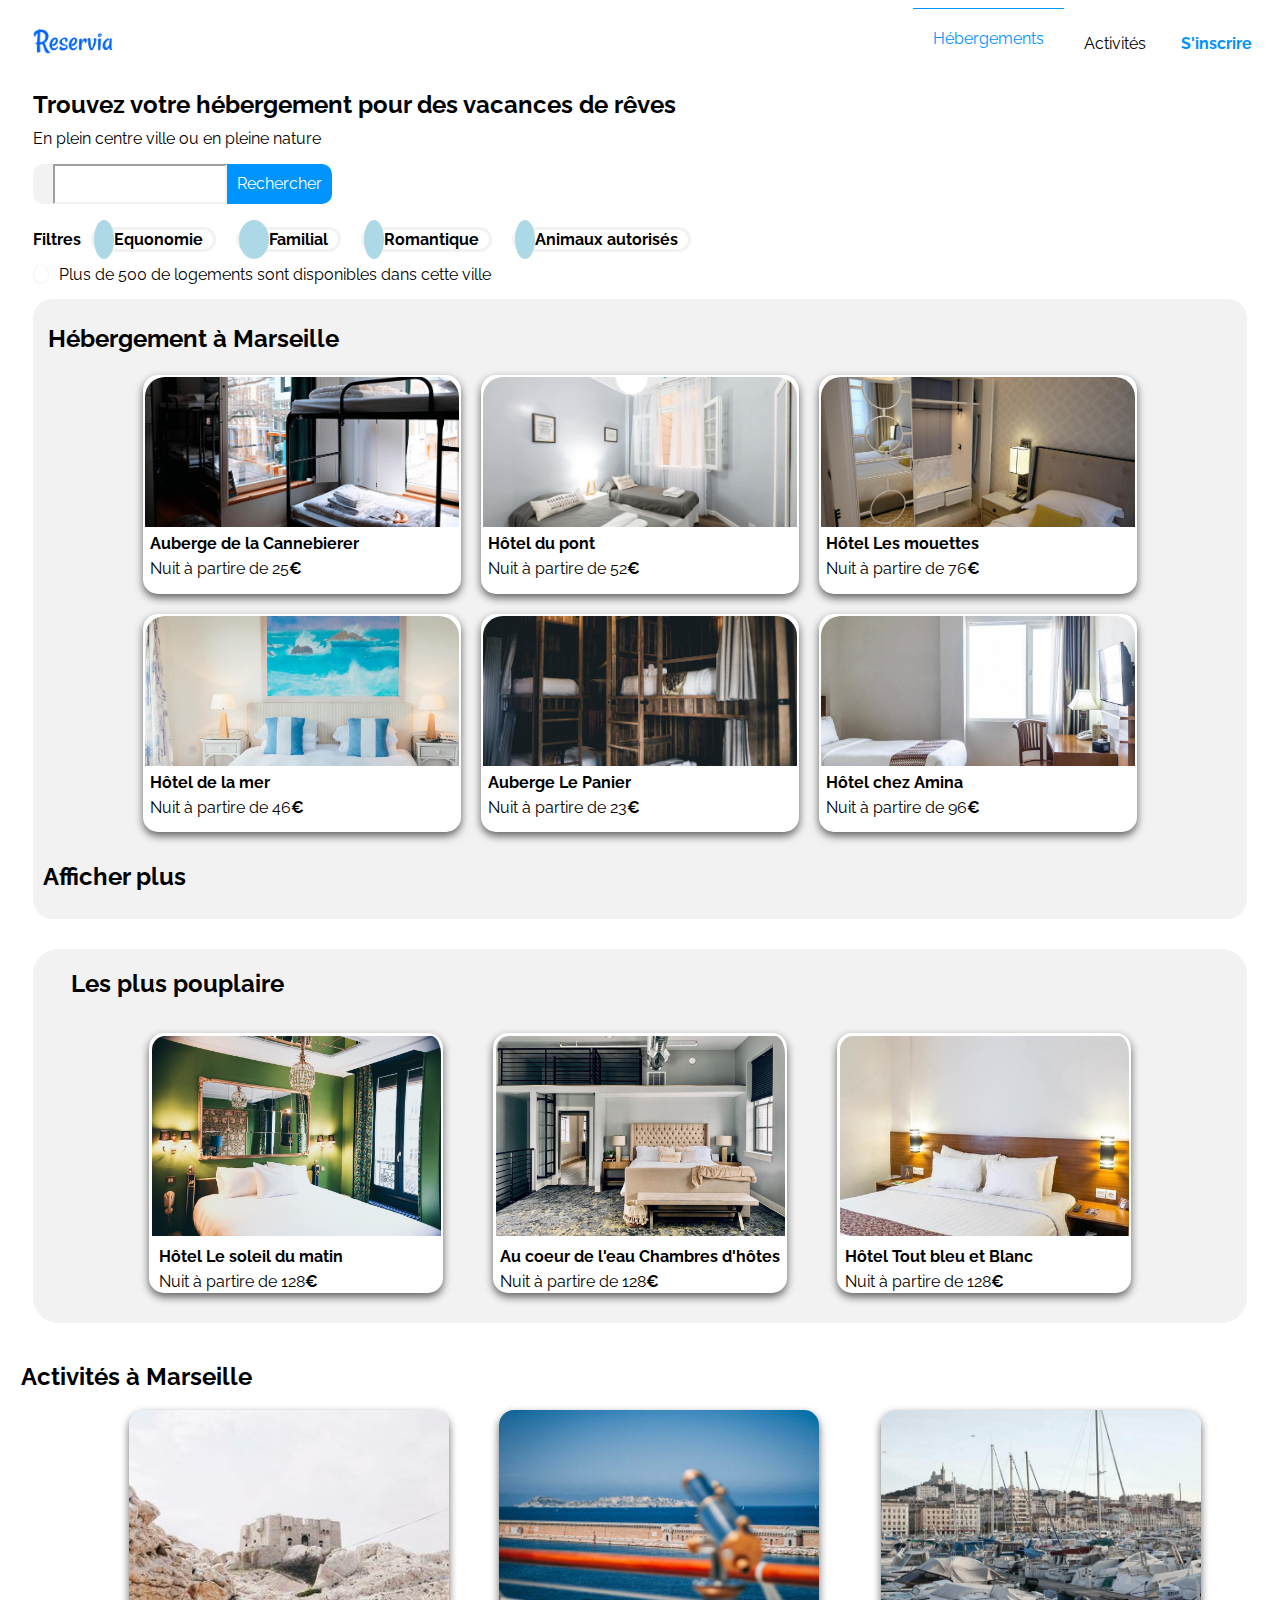
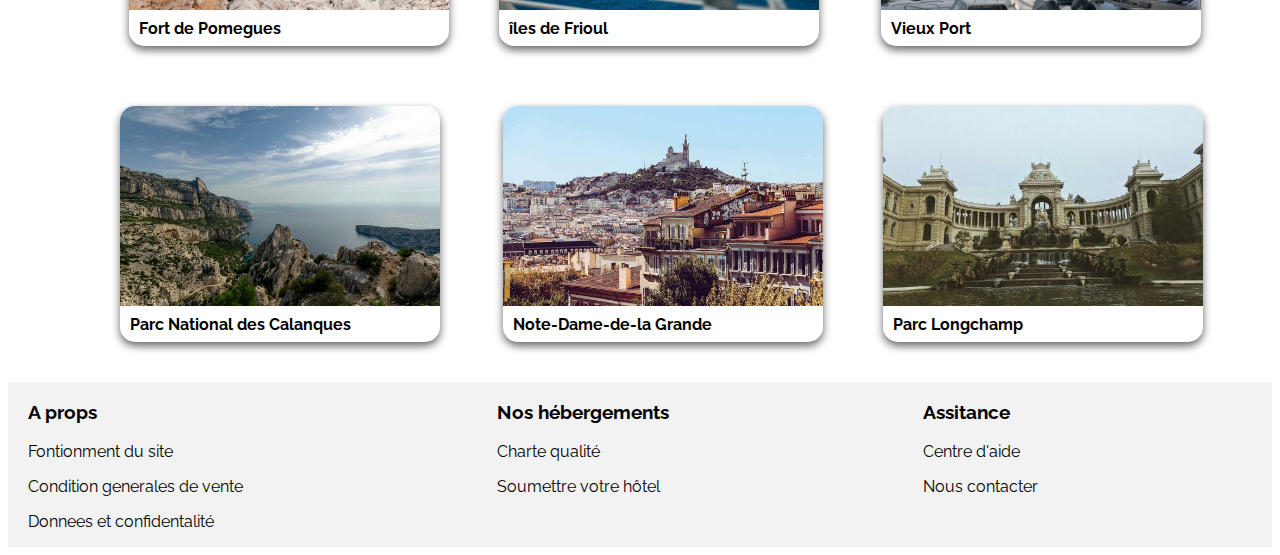
<file: index.html>
﻿<!DOCTYPE html >
<html lang="fr-fr">
<head>
    <title>Reservia</title>
    <meta charset="utf-8" />
    <meta name="viewport" content="width=device-width, initial-scale=1.0" />
    <link rel="preconnect" href="https://fonts.gstatic.com">
    <link href="https://fonts.googleapis.com/css2?family=Raleway:wght@500&display=swap" rel="stylesheet">
    <link rel="stylesheet" href="app.css" />
    <link rel="stylesheet" href="C:/Users/Salim/Desktop/openclass/Projet_1/fontawesome-free-5.15.2-web/fontawesome-free-5.15.2-web/css/all.min.css" />
</head>
        <body>
            <!--Header-->
            <header>
                <nav class="container">
                    <ul class="navbar">
                        <li class="item-1"><a href="#"><img src="./images/logo/Reservia@3x.png" alt="Hello" /></a></li>
                        <li class="item-2"><a class="nav-deco" href="#"> Hébergements</a></li>
                        <li class="item-3"> <a class="" href="#">Activités</a></li>
                        <li class="item-4"> <a class="nav-deco" id="inscrire" href="#">S'inscrire</a></li>
                    </ul>

                </nav>
                <hr  />
                <!--Title-->
                <h2 class="title-1 container">
                    Trouvez votre hébergement pour des vacances de rêves
                </h2>
                <p class="title-2 container">En plein centre ville ou en pleine nature</p>
                <!--search form-->
                <form class="div-search container">
                    <a href="#" class="fas icon fa-map-marker-alt">
                    </a>
                    <input type="text" name="search" />
                    <a class="search" href="#">
                        Rechercher
                    </a>
                </form>

                <!--Filtre section-->
                <div class="filter container ">
                    <p class="fontstyle">Filtres</p>
                    <div>
                        <a id="money" href="#" class="fas fa-money-bill-wave"></a>
                        <a href="#" class="fontstyle"> Equonomie</a>
                    </div>
                    <div>
                        <a id="person" class="fas fa-female"></a>
                        <a href="#" class="fontstyle">Familial</a>
                    </div>

                    <div>
                        <a class="fas fa-heart"></a>
                        <a href="#" class="fontstyle">Romantique</a>
                    </div>
                    <div>
                        <a href="#" class="fas fa-dog"></a>
                        <a href="#" class="fontstyle">Animaux autorisés</a>
                    </div>

                </div>  <!--/ of Filtre section-->
                <div class="container information"> 
                    <i class="fas fa-info logement-title"></i>
                    <span  >Plus de 500 de logements sont  disponibles dans cette ville</span>
                </div>
            </header><!--Fin de Header-->

            <!--Main part-->
            <main class="container">
                <div class="marseille-logement">
                    <!--Marseille logement-->
                    <section id="left">
                        <h2 class="item-1">Hébergement à Marseille</h2>
                        <figure class="card " >
                            <a href="#"><img src="./images/hebergements/3_medium/marcus-loke-WQJvWU_HZFo-unsplash.jpg" alt="reservia" /></a>
                            <figcaption class="rating">
                                <p class="fontstyle" >Auberge de la Cannebierer</p>
                                <p >  Nuit à partire de 25<span class="fontstyle">€</span></p>
                                <div >
                                    <i class="fas fa-star checked"></i>
                                    <i class="fas fa-star checked"></i>
                                    <i class="fas fa-star checked"></i>
                                    <i class="fas fa-star checked"></i>
                                    <i class="fas fa-star "></i>
                                </div>
                            </figcaption>
                        </figure>
                        <figure class="card" >
                            <a href="#"><img src="./images/hebergements/3_medium/fred-kleber-gTbaxaVLvsg-unsplash.jpg" alt="hello" /></a>
                            <figcaption class="rating">
                                <p class="fontstyle">Hôtel du pont</p>
                                <p>Nuit à partire de 52<span class="fontstyle">€</span></p>
                                <div>
                                    <i class="fas fa-star checked"></i>
                                    <i class="fas fa-star checked"></i>
                                    <i class="fas fa-star checked"></i>
                                    <i class="fas fa-star checked"></i>
                                    <i class="fas fa-star  checked"></i>
                                </div>
                          
                            </figcaption>
                        </figure>

                        <figure class="card " >
                            <a href="#"><img src="./images/hebergements/3_medium/reisetopia-B8WIgxA_PFU-unsplash.jpg" alt="Helo" /></a>
                            <figcaption class="rating">
                                <p  class="fontstyle">Hôtel Les mouettes </p>
                                <p>Nuit à partire de 76<span class="fontstyle">€</span></p>
                                <div>
                                    <i class="fas fa-star checked"></i>
                                    <i class="fas fa-star checked"></i>
                                    <i class="fas fa-star checked"></i>
                                    <i class="fas fa-star checked"></i>
                                    <i class="fas fa-star  "></i>
                                </div>
                    
                            </figcaption>
                        </figure>

                        <figure class="card" >
                            <a href="#"><img src="./images/hebergements/3_medium/annie-spratt-Eg1qcIitAuA-unsplash.jpg" alt="Helo" /></a>
                            <figcaption class="rating">
                                <p class="fontstyle">Hôtel de  la mer</p>
                                <p>Nuit à partire de 46<span class="fontstyle">€</span></p>
                                <div>
                                    <i class="fas fa-star checked"></i>
                                    <i class="fas fa-star checked"></i>
                                    <i class="fas fa-star checked"></i>
                                    <i class="fas fa-star"></i>
                                    <i class="fas fa-star "></i>
                                </div>
                             
                            </figcaption>
                        </figure>

                        <figure class="card">
                            <a href="#"><img src="./images/hebergements/3_medium/nicate-lee-kT-ZyaiwBe0-unsplash.jpg" alt="Helo" /></a>
                            <figcaption class="rating">
                                <p class="fontstyle">Auberge Le Panier</p>
                                <p>Nuit à partire de 23<span class="fontstyle">€</span></p>
                                <div>
                                    <i class="fas fa-star checked"></i>
                                    <i class="fas fa-star checked"></i>
                                    <i class="fas fa-star checked"></i>
                                    <i class="fas fa-star checked"></i>
                                    <i class="fas fa-star "></i>
                                </div>
                             
                            </figcaption>
                        </figure>

                        <figure class="card">
                            <a href="#"><img src="./images/hebergements/3_medium/febrian-zakaria-M6S1WvfW68A-unsplash.jpg" alt="Helo" /></a>
                            <figcaption class="rating">
                                <p class="fontstyle">Hôtel chez Amina</p>
                                <p>Nuit à partire de 96<span class="fontstyle">€</span></p>
                                <div>
                                    <i class="fas fa-star checked"></i>
                                    <i class="fas fa-star checked"></i>
                                    <i class="fas fa-star checked"></i>
                                    <i class="fas fa-star checked"></i>
                                    <i class="fas fa-star checked"></i>
                                </div>
                          
                            </figcaption>
                        </figure>
                        <h2 class="afficher-plus">Afficher plus</h2>
                    </section> <!--/ of left side-->
                    <!-- right side-->
                    <aside class="aside" >
                            <div id="aside-title">
                                <h2 class="title-margin" >
                                    Les plus pouplaire
                                </h2>
                                <h2  class="fas fa-chart-line"></h2>
                            </div>
                            <figure class="aside-child card">
                                <a href="#"><img src="./images/hebergements/3_medium/emile-guillemot-Bj_rcSC5XfE-unsplash.jpg" alt="Helo" /></a>
                                <figcaption class="rating-2 inclu" >
                                    <p class="fontstyle">Hôtel Le soleil du matin</p>
                                    <p>Nuit à partire de 128<span class="fontstyle">€</span></p>
                                    <div >
                                        <i class="fas fa-star checked"></i>
                                        <i class="fas fa-star checked"></i>
                                        <i class="fas fa-star checked"></i>
                                        <i class="fas fa-star checked"></i>
                                        <i class="fas fa-star checked"></i>
                                    </div>
                                </figcaption>
                            </figure>
                            <figure id="child-med" class="aside-child card " >
                                <a href="#"><img src="./images/hebergements/3_medium/aw-creative-VGs8z60yT2c-unsplash.jpg" alt="Helo" /></a>
                                <figcaption class="rating-2 exclu">
                                    <p class="fontstyle ">Au coeur de l'eau Chambres d'hôtes</p>
                                    <p >Nuit à partire de 128<span class="fontstyle">€</span></p>
                                    <div  >
                                        <i class="fas fa-star checked "></i>
                                        <i class="fas fa-star checked"></i>
                                        <i class="fas fa-star checked"></i>
                                        <i class="fas fa-star checked"></i>
                                        <i  class="fas fa-star "></i>
                                    </div>
                             
                                </figcaption>
                            </figure>
                            <figure class="aside-child card" >
                                 <a href="#"><img src="./images/hebergements/4_small/febrian-zakaria-sjvU0THccQA-unsplash.jpg" alt="Helo" /></a>
                                <figcaption class="rating-2 inclu">
                                    <p class="fontstyle">Hôtel Tout bleu et Blanc</p>
                                    <p>Nuit à partire de 128<span class="fontstyle">€</span></p>
                                    <div >
                                        <i class="fas fa-star checked"></i>
                                        <i class="fas fa-star checked"></i>
                                        <i class="fas fa-star checked"></i>
                                        <i class="fas fa-star checked"></i>
                                        <i class="fas fa-star"></i>
                                    </div>
                               
                                </figcaption>
                            </figure>
                        
                    </aside> <!--/ of left side-->
                </div><!-- / Marseille logment-->
               <br/>
                <section id="activite">
                    <h2 class="title-3 zero">Activités à  Marseille</h2>
                    <!--Marseile activites-->
                    <figure class="card-2 margin-none one "  >
                       <a href="#"><img class="imgg" src="./images/activites/4_small/reno-laithienne-QUgJhdY5Fyk-unsplash.jpg" alt="Helo" /></a> 
                        <figcaption>
                            <p class="marin-left fontstyle">Vieux Port</p>
                        </figcaption>

                    </figure>
                   
                     <div class="activite-child  two" >
                            <figure class="card-2 column2-1 margin-moble" >
                                <a href="#"><img src="./images/activites/4_small/paul-hermann-QFTrLdQIRhI-unsplash.jpg" alt="Helo" /></a>
                                <figcaption >
                                    <p class=" fontstyle marin-left">Fort de Pomegues</p>
                                </figcaption>
                            </figure>
                            <figure class="card-2 column2-2 ">
                                <a href="#"> <img src="./images/activites/4_small/kevin-hikari-rV_Qd1l-VXg-unsplash.jpg" alt="Helo" /></a>
                                <figcaption >
                                    <p class=" fontstyle marin-left">îles de Frioul</p>
                                </figcaption>
                            </figure>
                     
                      </div>
               
                    <figure class="card-2 margin-none margin-moble three" >
                        <a href="#"><img class="imgg" src="./images/activites/4_small/kilyan-sockalingum-NR8-cBCN3aI-unsplash.jpg" alt="Helo" /></a>
                        <figcaption>
                            <p class="marin-left fontstyle">Parc National des Calanques</p>
                        </figcaption>
                    </figure>
                 
                     <div class="activite-child  margin-last four"  >
                            <figure class="card-2 column4-1 margin-moble "  >
                                <a href="#"><img src="./images/activites/4_small/florian-wehde-xW9e8gdotxI-unsplash.jpg" alt="Helo" /></a>
                                <figcaption>
                                    <p class=" fontstyle marin-left">Note-Dame-de-la Grande</p>
                                </figcaption>

                            </figure>

                            <figure class="card-2 column4-2" >
                                <a href="#"><img src="./images/activites/4_small/lena-paulin-wH2-EJoDcV0-unsplash.jpg" alt="Helo" /></a>
                                <figcaption>
                                    <p class=" fontstyle marin-left">Parc Longchamp</p>
                                </figcaption>

                            </figure>
                     </div>

                </section><!--- / of Marseile activites-->
            </main>

            <!--FOOTER-->
            <footer >
                <div id="item-1" class="txt-deco">
                    <h3>A props</h3>
                    <p><a href="#" >Fontionment du site</a></p>
                    <p><a href="#">Condition generales de vente </a></p>
                    <p><a href="#">Donnees et confidentalité</a></p>
                </div>
                <div id="item-2" class="txt-deco">
                    <h3 >Nos hébergements</h3>
                    <p><a href="#">Charte qualité</a></p>
                    <p><a href="#">Soumettre votre hôtel </a></p>

                </div>
                <div id="item-3" class="txt-deco">
                    <h3>Assitance</h3>
                    <p><a href="#">Centre d'aide</a></p>
                    <p><a href="#">Nous contacter </a></p>

                </div>
            </footer>
        </body>
</html>
</file>
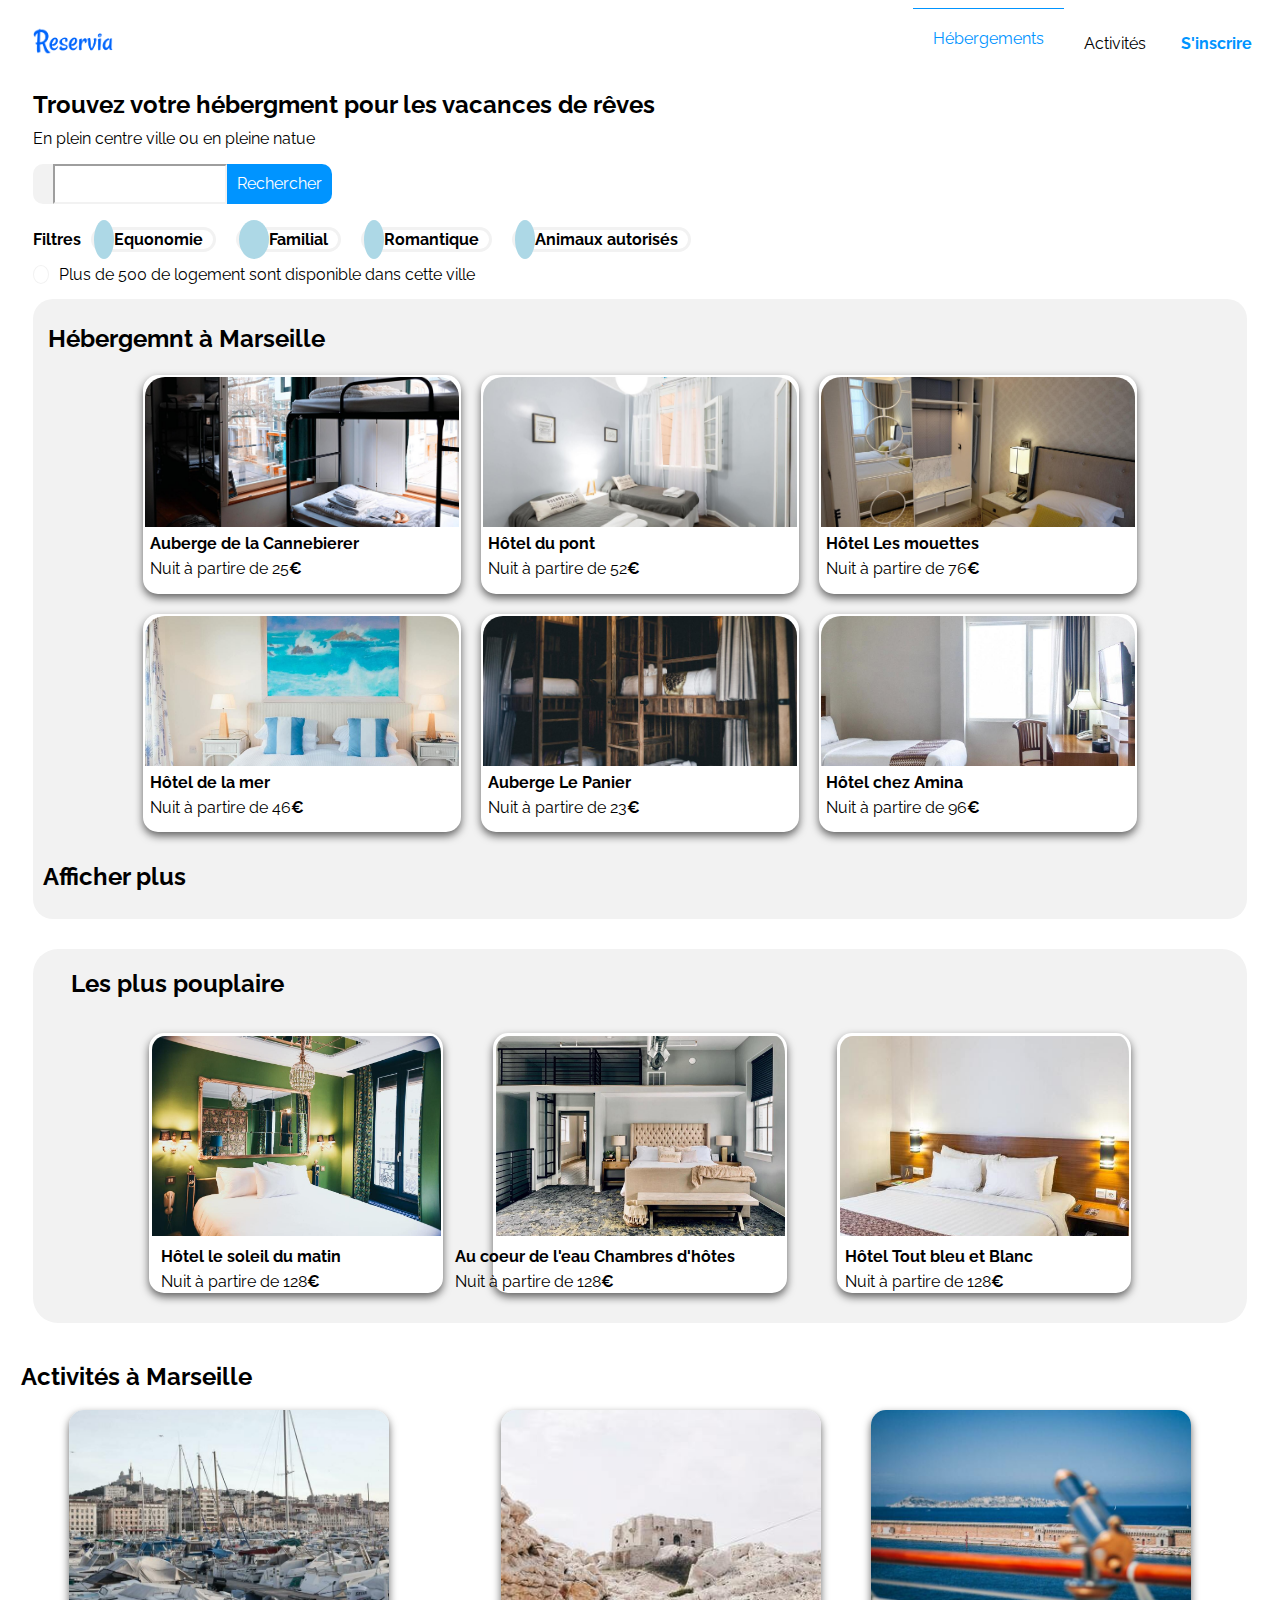
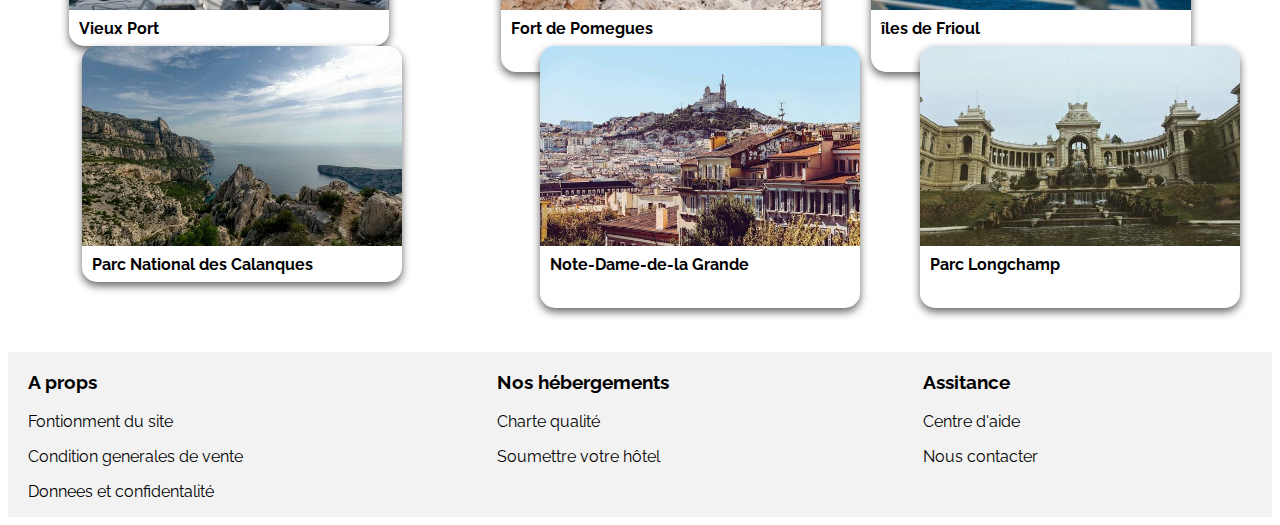
<file: app.html>
﻿<!DOCTYPE html >
<html lang="fr-fr">
<head>
    <title>Reservia</title>
    <meta charset="utf-8" />
    <meta name="viewport" content="width=device-width, initial-scale=1.0" />
    <link rel="preconnect" href="https://fonts.gstatic.com">
    <link href="https://fonts.googleapis.com/css2?family=Raleway:wght@500&display=swap" rel="stylesheet">
    <link rel="stylesheet" href="app.css" />
    <link rel="stylesheet" href="C:/Users/Salim/Desktop/openclass/Projet_1/fontawesome-free-5.15.2-web/fontawesome-free-5.15.2-web/css/all.min.css" />
</head>
        <body>


            <!--Header-->
            <header>
                <nav class="container">
                    <ul class="navbar">
                        <li class="item-1"><a href="#"><img src="./images/logo/Reservia@3x.png" alt="Hello" /></a></li>
                        <li class="item-2"><a class="nav-deco" href="#"> Hébergements</a></li>
                        <li class="item-3"> <a class="" href="#">Activités</a></li>
                        <li class="item-4"> <a class="nav-deco" id="inscrire" href="#">S'inscrire</a></li>
                    </ul>

                </nav>
                <hr  />
                <!--Title-->
                <h2 class="title-1 container">
                    Trouvez votre hébergment pour les vacances de rêves
                </h2>
                <p class="title-2 container">En plein centre ville ou en pleine natue</p>
                <!--search form-->
                <form class="div-search container">
                    <a href="#" class="fas icon fa-map-marker-alt">
                    </a>
                    <input type="text" name="search" />
                    <a class="search" href="#">
                        Rechercher
                    </a>
                </form>

                <!--Filtre section-->
                <div class="filter container ">
                    <p class="fontstyle">Filtres</p>
                    <div>
                        <a id="money" href="#" class="fas fa-money-bill-wave"></a>
                        <a href="#" class="fontstyle"> Equonomie</a>
                    </div>
                    <div>
                        <a id="person" class="fas fa-female"></a>
                        <a href="#" class="fontstyle">Familial</a>
                    </div>

                    <div>
                        <a class="fas fa-heart"></a>
                        <a href="#" class="fontstyle">Romantique</a>
                    </div>
                    <div>
                        <a href="#" class="fas fa-dog"></a>
                        <a href="#" class="fontstyle">Animaux autorisés</a>
                    </div>

                </div>  <!--/ of Filtre section-->
                <div class="container information"> 
                    <i class="fas fa-info logement-title"></i>
                    <span  >Plus de 500 de logement sont  disponible dans cette ville</span>
                </div>
            </header><!--Fin de Header-->

            <!--Main part-->
            <main class="container">
                <div class="marseille-logement">
                    <!--Marseille logement-->
                    <section id="left">
                        <h2 class="item-1">Hébergemnt à Marseille</h2>
                        <figure class="card " >
                            <a href="#"><img src="./images/hebergements/3_medium/marcus-loke-WQJvWU_HZFo-unsplash.jpg" alt="reservia" /></a>
                            <figcaption class="rating">
                                <p class="fontstyle" >Auberge de la Cannebierer</p>
                                <p >  Nuit à partire de 25<span class="fontstyle">€</span></p>
                                <div >
                                    <i class="fas fa-star checked"></i>
                                    <i class="fas fa-star checked"></i>
                                    <i class="fas fa-star checked"></i>
                                    <i class="fas fa-star checked"></i>
                                    <i class="fas fa-star "></i>
                                </div>
                            </figcaption>
                        </figure>
                        <figure class="card" >
                            <a href="#"><img src="./images/hebergements/3_medium/fred-kleber-gTbaxaVLvsg-unsplash.jpg" alt="hello" /></a>
                            <figcaption class="rating">
                                <p class="fontstyle">Hôtel du pont</p>
                                <p>Nuit à partire de 52<span class="fontstyle">€</span></p>
                                <div>
                                    <i class="fas fa-star checked"></i>
                                    <i class="fas fa-star checked"></i>
                                    <i class="fas fa-star checked"></i>
                                    <i class="fas fa-star checked"></i>
                                    <i class="fas fa-star  checked"></i>
                                </div>
                          
                            </figcaption>
                        </figure>

                        <figure class="card " >
                            <a href="#"><img src="./images/hebergements/3_medium/reisetopia-B8WIgxA_PFU-unsplash.jpg" alt="Helo" /></a>
                            <figcaption class="rating">
                                <p  class="fontstyle">Hôtel Les mouettes </p>
                                <p>Nuit à partire de 76<span class="fontstyle">€</span></p>
                                <div>
                                    <i class="fas fa-star checked"></i>
                                    <i class="fas fa-star checked"></i>
                                    <i class="fas fa-star checked"></i>
                                    <i class="fas fa-star checked"></i>
                                    <i class="fas fa-star  "></i>
                                </div>
                    
                            </figcaption>
                        </figure>

                        <figure class="card" >
                            <a href="#"><img src="./images/hebergements/3_medium/annie-spratt-Eg1qcIitAuA-unsplash.jpg" alt="Helo" /></a>
                            <figcaption class="rating">
                                <p class="fontstyle">Hôtel de  la mer</p>
                                <p>Nuit à partire de 46<span class="fontstyle">€</span></p>
                                <div>
                                    <i class="fas fa-star checked"></i>
                                    <i class="fas fa-star checked"></i>
                                    <i class="fas fa-star checked"></i>
                                    <i class="fas fa-star"></i>
                                    <i class="fas fa-star "></i>
                                </div>
                             
                            </figcaption>
                        </figure>

                        <figure class="card">
                            <a href="#"><img src="./images/hebergements/3_medium/nicate-lee-kT-ZyaiwBe0-unsplash.jpg" alt="Helo" /></a>
                            <figcaption class="rating">
                                <p class="fontstyle">Auberge Le Panier</p>
                                <p>Nuit à partire de 23<span class="fontstyle">€</span></p>
                                <div>
                                    <i class="fas fa-star checked"></i>
                                    <i class="fas fa-star checked"></i>
                                    <i class="fas fa-star checked"></i>
                                    <i class="fas fa-star checked"></i>
                                    <i class="fas fa-star "></i>
                                </div>
                             
                            </figcaption>
                        </figure>

                        <figure class="card">
                            <a href="#"><img src="./images/hebergements/3_medium/febrian-zakaria-M6S1WvfW68A-unsplash.jpg" alt="Helo" /></a>
                            <figcaption class="rating">
                                <p class="fontstyle">Hôtel chez Amina</p>
                                <p>Nuit à partire de 96<span class="fontstyle">€</span></p>
                                <div>
                                    <i class="fas fa-star checked"></i>
                                    <i class="fas fa-star checked"></i>
                                    <i class="fas fa-star checked"></i>
                                    <i class="fas fa-star checked"></i>
                                    <i class="fas fa-star checked"></i>
                                </div>
                          
                            </figcaption>
                        </figure>
                        <h2 class="afficher-plus">Afficher plus</h2>
                    </section> <!--/ of left side-->
                    <!-- right side-->
                    <aside class="aside" >
                            <div id="aside-title">
                                <h2 class="title-margin" >
                                    Les plus pouplaire
                                </h2>
                                <h2  class="fas fa-chart-line"></h2>
                            </div>
                            <figure class="aside-child card">
                                <a href="#"><img src="./images/hebergements/3_medium/emile-guillemot-Bj_rcSC5XfE-unsplash.jpg" alt="Helo" /></a>
                                <figcaption class="rating-2" >
                                    <p class="fontstyle">Hôtel le soleil du matin</p>
                                    <p>Nuit à partire de 128<span class="fontstyle">€</span></p>
                                    <div style="margin-left:4px;">
                                        <i class="fas fa-star checked"></i>
                                        <i class="fas fa-star checked"></i>
                                        <i class="fas fa-star checked"></i>
                                        <i class="fas fa-star checked"></i>
                                        <i class="fas fa-star checked"></i>
                                    </div>
                                </figcaption>
                            </figure>
                            <figure class="aside-child card" >
                                <a href="#"><img src="./images/hebergements/3_medium/aw-creative-VGs8z60yT2c-unsplash.jpg" alt="Helo" /></a>
                                <figcaption class="rating-2">
                                    <p class="fontstyle">Au coeur de l'eau Chambres d'hôtes</p>
                                    <p>Nuit à partire de 128<span class="fontstyle">€</span></p>
                                    <div style="margin-left:4px;" >
                                        <i class="fas fa-star checked "></i>
                                        <i class="fas fa-star checked"></i>
                                        <i class="fas fa-star checked"></i>
                                        <i class="fas fa-star checked"></i>
                                        <i  class="fas fa-star "></i>
                                    </div>
                             
                                </figcaption>
                            </figure>
                            <figure class="aside-child card" >
                                 <a href="#"><img src="./images/hebergements/4_small/febrian-zakaria-sjvU0THccQA-unsplash.jpg" alt="Helo" /></a>
                                <figcaption class="rating-2">
                                    <p class="fontstyle">Hôtel Tout bleu et Blanc</p>
                                    <p>Nuit à partire de 128<span class="fontstyle">€</span></p>
                                    <div style="margin-left:4px;">
                                        <i class="fas fa-star checked"></i>
                                        <i class="fas fa-star checked"></i>
                                        <i class="fas fa-star checked"></i>
                                        <i class="fas fa-star checked"></i>
                                        <i class="fas fa-star"></i>
                                    </div>
                               
                                </figcaption>
                            </figure>
                        
                    </aside> <!--/ of left side-->
                </div><!-- / Marseille logment-->
                <br/>
                

                <section id="activite">
                    <h2 class="title-3">Activités à  Marseille</h2>
                    <!--Marseile activites-->
                    <figure class="card-2 margin-none "  >
                       <a href="#"><img class="imgg" src="./images/activites/4_small/reno-laithienne-QUgJhdY5Fyk-unsplash.jpg" alt="Helo" /></a> 
                        <figcaption>
                            <p class="marin-left fontstyle">Vieux Port</p>
                        </figcaption>

                    </figure>
                   
                     <div class="activite-child " >
                            <figure class="card-2 column2-1 margin-moble" >
                                <a href="#"><img src="./images/activites/4_small/paul-hermann-QFTrLdQIRhI-unsplash.jpg" alt="Helo" /></a>
                                <figcaption >
                                    <p class=" fontstyle marin-left">Fort de Pomegues</p>
                                </figcaption>
                            </figure>
                            <figure class="card-2 column2-2 ">
                                <a href="#"> <img src="./images/activites/4_small/kevin-hikari-rV_Qd1l-VXg-unsplash.jpg" alt="Helo" /></a>
                                <figcaption >
                                    <p class=" fontstyle marin-left">îles de Frioul</p>
                                </figcaption>
                            </figure>
                     
                      </div>
               
                    <figure class="card-2 margin-none margin-moble" >
                        <a href="#"><img class="imgg" src="./images/activites/4_small/kilyan-sockalingum-NR8-cBCN3aI-unsplash.jpg" alt="Helo" /></a>
                        <figcaption>
                            <p class="marin-left fontstyle">Parc National des Calanques</p>
                        </figcaption>
                    </figure>
                 
                     <div class="activite-child  margin-last"  >
                            <figure class="card-2 column4-1 margin-moble "  >
                                <a href="#"><img src="./images/activites/4_small/florian-wehde-xW9e8gdotxI-unsplash.jpg" alt="Helo" /></a>
                                <figcaption>
                                    <p class=" fontstyle marin-left">Note-Dame-de-la Grande</p>
                                </figcaption>

                            </figure>

                            <figure class="card-2 column4-2" >
                                <a href="#"><img src="./images/activites/4_small/lena-paulin-wH2-EJoDcV0-unsplash.jpg" alt="Helo" /></a>
                                <figcaption>
                                    <p class=" fontstyle marin-left">Parc Longchamp</p>
                                </figcaption>

                            </figure>
                     </div>

                </section><!--- / of Marseile activites-->
            </main>

            <!--FOOTER-->
            <footer >
                <div id="item-1" class="txt-deco">
                    <h3>A props</h3>
                    <p><a href="#" >Fontionment du site</a></p>
                    <p><a href="#">Condition generales de vente </a></p>
                    <p><a href="#">Donnees et confidentalité</a></p>
                </div>
                <div id="item-2" class="txt-deco">
                    <h3 >Nos hébergements</h3>
                    <p><a href="#">Charte qualité</a></p>
                    <p><a href="#">Soumettre votre hôtel </a></p>

                </div>
                <div id="item-3" class="txt-deco">
                    <h3>Assitance</h3>
                    <p><a href="#">Centre d'aide</a></p>
                    <p><a href="#">Nous contacter </a></p>

                </div>
            </footer>



        </body>
</html>
</file>
<file: app.css>
.navbar{
    display:flex;
    align-items:center;
   
}

.container {
    margin-left: 25px;
    margin-right: 25px;
}

.information {
   display:flex;
   margin-bottom:10px;
}
.information span {
    margin-left:10px;
}

* { /**Appliquer le font Releway a tous les elements */
    font-family: 'Raleway', sans-serif;
}

/**navbar items style--- */
.item-1{
   flex:30;
   padding-left:10px;
   margin-left:-50px;
}
.item-1 img {
        height:50px; width:80px; object-fit:contain; 
 }

.nav-deco {
        color: #0094ff;
 }

.item-3 a {
    color: black;
    margin-left: 15px;
}

.item-2 {
    border-top: 1.5px solid #0094ff;
    padding-top: 20px;
    padding-left:20px;
    padding-right:20px;
    margin: 10px;
    margin-top:-20px;
    flex: 3;
    
}
.item-3 {
    flex: 2;
    margin: 10px;
    margin-left: -5px;
}

.item-4 {
    flex: 2;
    margin: 10px;
    margin-left: 25px;
    margin-right:-5px;
    font-weight:bolder;
    
}

ul li {
    list-style-type: none;
   
}

 ul li a {
        text-decoration: none;
      
}

 li a:hover{
     color:dimgray;
 }

 .item-1 img:hover{
     width:70px;
     height:40px;
 }
 /**Fin de navbar items style*/
.title-1 {/**Pour trouvez logement...**/
    display:flex;
    flex-flow:row wrap; 
}

.title-2{
    margin-top:-10px;
}
     
/*search side css...*/
.div-search {
    display: flex;
    flex-direction: row;
    
}
a.icon {
   background-color:#F2F2F2;
   padding:10px;
   border-bottom-left-radius:10px; 
   border-top-left-radius:10px;
   color:black;
}
a.search {
    background-color:#0094ff;
    padding:10px; 
    border-bottom-right-radius:10px;
    border-top-right-radius:10px;
    text-decoration: none;
    color:white;
}
input {
    padding: 10px;
    width: 150px;
    border-color: #F2F2F2;
}
/* End of search css*/

/* Filter side css */
.filter {
    display: flex;
    flex-flow: row wrap;
    align-items: baseline;
    padding-top:10px;
   
}
#person {
        padding-left: 15px;
        padding-right: 15px;  
}
#money {
    padding-bottom: 10px;
    padding-top: 10px;
}

.filter a {
    color: blue;
    text-decoration: none;
}

.filter a:nth-of-type(2){
    flex-grow:1;
    padding-right:10px;
    color:black;
}

.filter a:nth-of-type(1) {
        flex-grow: 1;
        border-radius: 50%;
        padding: 10px;
        background-color: lightblue;
 }

.filter div {
        border-style: solid;
        border-color: #F2F2F2;
        border-radius:30px;
        margin: 10px;
 }

.filter a:hover{
    color:gray;
}

.fontstyle {
    font-weight:bold;
}
/*/ of filter side*/

/* --Marseillee logment side*/
.marseille-logement {
    display: flex;
    flex-flow:row wrap; 
    justify-content:space-between;
}
.logement-title {
    
    color: #0094ff;
}
.logement-title {
    border-radius: 50%;
    border-style: solid;
    border-width: 1.5px;
    font-size:12px;
    border-color:#F2F2F2;
    height: 10px;
    width: auto;
    padding-top: 2px;
    padding-bottom: 5px;
    padding-left: 7px;
    padding-right: 7px;
}
#left {
    display: flex;
    background-color: #F2F2F2;
    flex-flow: wrap;
    border-radius: 20px;
    flex-basis: 65%;
   
    margin-top:5px;
    padding-top:20px;
   min-height:600px;
    
}
#left .item-1 {
        margin-left: 5px;
        flex-basis: 100%;
        margin-bottom: -20px;  
        margin-top:5px;
        margin-bottom:5px;
}

 #left img {
        width: 240px;
        height: 130px;
        object-fit: cover;
        border-top-left-radius: 10px;
        border-top-right-radius: 10px;
 }


.afficher-plus {
    margin-left: 10px;
    flex-basis: 100%;
}

.firstline {
    margin-top:-10px;
    background-color:red;
}
/**rating....*/
.rating {
    margin-left: 5px;
    margin-bottom:-10px;
}

.rating .fontstyle {
        margin-top:3px;
    }

.rating p:not(fontstyle)  {
        margin-top:-10px;
 }
.rating div {
        margin-top:-10px;
    }

.rating  i:not(.checked) { 
        color: #F2F2F2;
 }

.rating-2 i:not(.checked) {
    color: #F2F2F2;
}

.rating-2  div{
    margin-right:5px;    
}
/***end rating*/


/***aside side css----*/
aside {
    display:flex;
    background-color: #F2F2F2;
    flex-flow: wrap;
    border-radius: 25px;
    flex-basis: 33%;
    padding-bottom:20px;
  
}

 aside img {
        width: 150px;
        height: 150px;
        border-top-left-radius: 15px;
        border-bottom-left-radius: 15px;
        margin-bottom:-5px;
        padding-right:10px;
        padding-left:2px;
        object-fit: cover
    }

.aside div {
    margin-right: 25px;
    margin-left: 20px;
}

.aside figure {
    margin-right: 25px;
    margin-left: 25px;
}
.aside figcaption div{
   
    margin-left:-1px;
}
.aside-child {
    display: flex;
    align-items: center;
    flex-basis: 400px;
    margin: 5px;
 
    border-radius: 15px;
} 

#aside-title {
    display: flex;
    align-items: center;
    flex-basis: 95%;
   margin-bottom:-20px;
}

.title-margin{
    margin-left:10px;
    flex-grow:1;
}

/***/

/* --/ Marseile logment*/
/*Marseile activites side*/
#activite {
    display: flex;
    flex-direction: row;
    flex-wrap: wrap;
    flex-basis: 100%;
    justify-content:space-around;
  
}

.margin-none{
    margin:0;
}

#activite img {
        border-top-left-radius: 15px;
        border-top-right-radius: 15px;
        width: 280px;
        object-fit:cover;
 }
.activite-child {
    display: flex;
    flex-direction: column;
    margin-bottom:-26px;
    justify-content:space-around;
}

.title-3 {
   margin-left: 8px;
    flex-basis: 100%;
    align-items: center;
}
/***/
.column2-1 {
    margin-top:-11px;
    margin-bottom:10px;
}
.column2-1 img {
       height: 140px;
       object-fit: none;
       object-position: 10% 40%;
    }

.column2-1 h4 {
        margin-left: 10px;
    }

/***/
.column2-2 img {
        height: 100px;
        object-fit: none; 
        object-fit: cover;
        object-position: 40% 40%;
 }
.column2-2 h4 {
        margin-left: 10px;
  }
.marin-left{
    margin-left:10px;
    margin-bottom:3px;
    margin-top:5px;
}

/***/
.column4-1 {
    margin-top:-10px;
}

.column4-1 img {
       height: 130px;
      
 }

.column4-1 h4 {
        margin-left: 10px;
}

.column4-2{
   
}
.column4-2 img {
    height: 105px;
    object-fit: cover;
    object-position: 40% 40%;
}

.column4-2 h4 {
    margin-left:10px
}


.margin-last {
   margin-right:-42px
}
/****/

.card {
    box-shadow: 0 4px 8px 0 rgba(0,0,0,0.6);
    border-radius: 15px;
    padding: 2px;
    margin: 10px;
    background-color:white;    
}


.imgg {
    flex-basis: 280px;
    height: 330px;
    object-fit: none;
    object-position:49% 20% ;
}

.card-2 {
    box-shadow: 0 4px 8px 0 rgba(0,0,0,0.6);
    border-radius: 15px;
    padding-bottom: 5px;
    
   
}

.checked {
    color: #0094ff;
}

/*FOOTER*/
footer {
    display: flex;
    flex-flow: row wrap;
    height: auto;
    background-color: #F2F2F2;
    margin-top: 70px;
}
#item-1 {
        color:black;
        flex-grow:2;
        margin-left:20px;
        
    }
#item-2 {
    flex-grow: 2;
    margin-left: 20px;
    color: black;
}

#item-3 {
    margin-left: 20px;
    flex-grow: 2;
    color: black;
}

.txt-deco p a {
   text-decoration:none;
   color:black;
      
}


/* / of navcontainer css*/
@media all and (min-width:400px) {
    hr{
        display:none;
    }

  
}

/*laptop  version*/
@media only screen and (min-width:1131px) and (max-width:1320px) {
    #left {
        flex-basis: 100%;
        justify-content: center;
    }

     #left img {
            width: 314px;
            height: 150px;
            object-fit: cover;
            border-top-left-radius: 20px;
            border-top-right-radius: 20px;
     }

    .rating {
        margin-bottom: 5px;
    }

    /**aside*/
    aside {
        flex-basis: 100%;
        justify-content: center;
        margin-top: 30px;
    }
    .aside-child {
        display: flex;
        flex-direction:column;
        align-items: center;
        flex-basis: 290px;      
        
    }

  
    aside img {
        display: flex;
        width: 289px;
        height: 200px;
        border-top-right-radius:20px;
        border-bottom-left-radius: unset;
        margin-right:-12px;
        margin-left:-4px;
        padding-top:1px;
        object-fit: cover;
    }
    .aside figcaption {
       
        margin-left:-90px;
    }
    aside figcaption p {
        margin-bottom:-10px;
    
    }
    aside figcaption div{
        margin-top:10px;
    }
    .exclu {
            margin-right: -90px;
     }

    #aside-title {
        margin-bottom: 5px;
    }
    #title1 + figure img {
    }

    /***activite */
    .card-2 {
        margin: 0;
    }


    .activite-child {
        flex-flow: column;
    }

    #activite img {
        width: 320px;
        height: 200px;
        object-fit: cover;
    }


    .zero {
        order: 0;
    }

    .one {
        order: 2;
       margin-left:-30px;
       margin-bottom:30px;
    }

    .two {
        order: 1;
        margin-bottom:30px;
        margin-left:70px;
      
    }

    .column2-1 {
     margin-right:50px;

    }

    .three {
        order: 3;
        margin-top:30px;
        margin-bottom:-30px;

    }

    .four {
        order: 4;
        margin-left:-150px;
        margin-top:30px;
        margin-bottom:-30px;
        
    }

    .column4-1 {
       margin-right:60px;
    }
    .column4-2 {
        margin-right: -20px;
    }

    .activite-child {
        flex-direction: row;
        
    }

    #activite {
        margin-left:-20px;
        justify-content: space-around;
    }

}


/**laptop version-2 */
@media only screen and (max-width:1130px) and (min-width:800px) {

    #left {
        flex-basis: 100%;
        justify-content: center;
    }

    #left img {
            width: 314px;
            height: 150px;
            object-fit: cover;
            border-top-left-radius: 20px;
            border-top-right-radius: 20px;
    }

    .rating {
        margin-bottom: 5px;
    }

    aside {
        flex-basis: 100%;
        justify-content:  center;
        margin-top: 30px;
    }
    .aside > figure{
         margin-left:-10px;
       
    }

    .aside-child {
        display: flex;
        flex-flow: column wrap;
        align-items: center;
        flex-basis: 220px;
        margin-left:-20px;
   
    }
    aside img {
        display: flex;
        width: 220px;
        height: 150px;
        border-top-left-radius: 20px;
        border-top-right-radius: 20px;
        border-bottom-right-radius: unset;
        border-bottom-left-radius: unset;
        margin-top: 2px;
        margin-left: -10px;
        margin-right: -18px;
        object-fit: cover;
    }

  
    .inclu {
       margin-left:-25px;
    }
    .exclu{
        margin-left:5px;
    }
    .exclu p{
        margin-bottom:-10px;
    }
    .exclu div{
       
        margin-top:15px;
    }
    
    #aside-title {
        margin-bottom: 5px;
    }
    #title1 + figure img {
    }

    /***activite */


    .card-2 {
        margin: 0;
    }

    .activite-child {
        flex-flow: column;
    }

    #activite img {
        width: 340px;
        height: 200px;
        object-fit: cover;
    }

    .zero {
        order: 0;
    }

    .one {
        order: 2;
        margin-right: 10px;
    }

    .two {
        order: 1;
        margin-bottom: -10px;
    }

    .column2-1 {
        margin-right: 20px;
    }

    .three {
        order: 3;
        margin-left: 10px;
    }

    .four {
        order: 4;
        margin-top: 30px;
        margin-left: -42px;
    }

    .column4-1 {
        margin-right: 20px;
    }

    .activite-child {
        flex-direction: row;
    }

    #activite {
        justify-content: center;
    }

    #activite > figure {
            margin-top: 40px;
    }
}

/****version ipad*/
@media only screen and (max-width:799px) and (min-width:681px) {
  
    #left {
        flex-basis: 100%;
        justify-content: center;
    }

    #left img {
            width: 270px;
            height: 150px;
            object-fit: cover;
            border-top-left-radius: 20px;
            border-top-right-radius: 20px;
    }

    .rating {
        margin-bottom: 5px;
    }

    /**aside*/
    aside {
        background-color:unset;
        flex-basis: 100%;
        justify-content: space-around;
        margin-top: 30px;
    }

    .aside > figure {
        margin:0;
    }

    .aside-child {
        display: flex;
        flex-flow: column wrap;
        align-items: center;
        flex-basis: 180px;
        
    }

    #child-med{
      
        margin-left:20px;
        margin-right:20px;
    }


    aside img {
        display: flex;
        width: 180px;
        height: 140px;
        border-top-left-radius: 15px;
        border-top-right-radius: 15px;
        border-bottom-right-radius: unset;
        border-bottom-left-radius: unset;
        margin-top: 1px;
        margin-left: -18px;
        margin-right: -25px;
        object-fit: cover;
    }
    
   .exclu div {
             margin-top: -15px;
            margin-bottom:2px;
   }

    #aside-title {
        margin-bottom: 5px;
    }
    #title1 + figure img {
    }

    /***activite */


    .card-2 {
        margin: 0;
    }

    .activite-child {
        flex-flow: column;
    }

    #activite img {
        width: 280px;
        height: 200px;
        object-fit: cover;
    }

    .zero {
        order: 0;
    }

    .one {
        order: 2;
        margin-right: 10px;
    }

    .two {
        order: 1;
        margin-bottom: -10px;
    }

    .column2-1 {
        margin-right: 20px;
    }

    .three {
        order: 3;
        margin-left: 10px;
    }

    .four {
        order: 4;
        margin-top: 30px;
        margin-left: -42px;
    }

    .column4-1 {
        margin-right: 20px;
    }

    .activite-child {
        flex-direction: row;
    }

    #activite {
        justify-content: center;
    }

    #activite > figure {
            margin-top: 40px;
    }
}

/***Moblie version*********************************************************************************************************/
@media only screen and (max-width:680px) {
    .marseille-logement {
    }

    .rating {
        margin-left: 10px;
        margin-bottom: 2px;
    }

    .filter > div {
        margin-left: -5px;
    }

    .margin-none {
        margin: unset;
    }


    #activite {
        margin-left: 5px;
    }

    .margin-moble {
        margin-top: 40px;
    }

    #activite card:not(activite-child) {
        margin-bottom: 40px;
    }

    #activite img {
        width: 320px;
        height: 130px;
        object-fit: none;
        object-position: 49% 40%;
    }

    .margin-last {
        margin-right: 0;
    }

    #left {
        background-color: unset;
        margin-left: -20px;
    }

    #left img {
            width: 320px;
        }

    aside {
        border-radius: unset;
        margin-left: -26px;
        margin-right: 8px;
    }

    .aside-child {
        width: 320px;
    }

    .marseille-logement {
        justify-content: center;
        flex-direction: column-reverse;
    }



    footer {
        flex-direction: column;
        flex-wrap: wrap;
        align-items: flex-start;
        margin-right: -14px;
    }

    #item-1 {
        padding-top: 20px;
    }

    .navbar {
        flex-wrap: wrap;
    }

        .navbar li {
            flex-basis: 40%;
        }

    nav .item-1 {
        order: 0;
    }

    nav .item-2 {
        border: none;
        order: 2;
        margin-left: -25px;
    }

    nav .item-3 {
        order: 3;
    }

    nav .item-4 {
        order: 1;
        font-weight: bolder;
        margin-right: -30px;
    }

    hr {
        margin-top: -25px;
        height: 3px;
        background-color: #F2F2F2;
        border: 0;
        margin-right: -16px;
    }

        hr::after {
            content: '';
            display: block;
            border-bottom: 3px solid #0094ff;
            max-width: 50%;
        }
    /**filter*/

    .title-3 {
        margin-left: -10px;
    }

    .filter p {
        flex-basis: 100%;
    }
}
/** End**/
</file>
